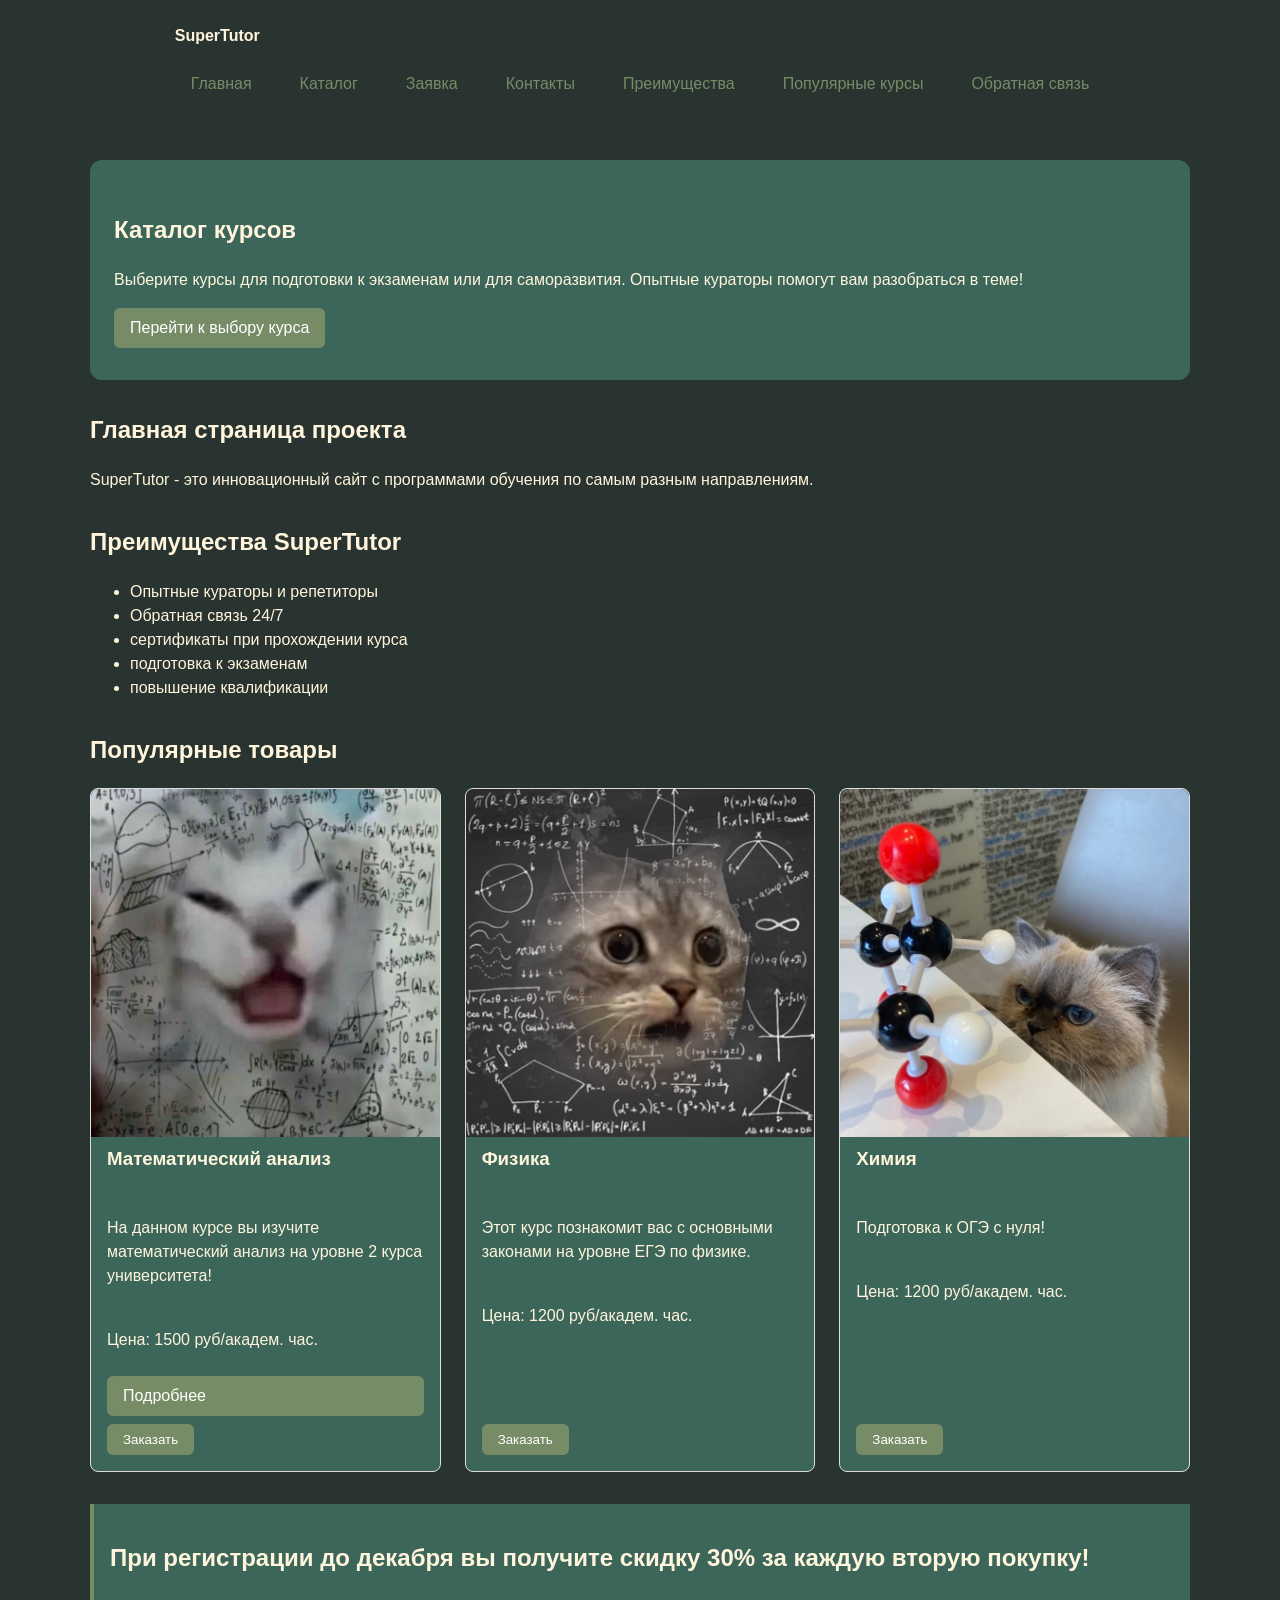
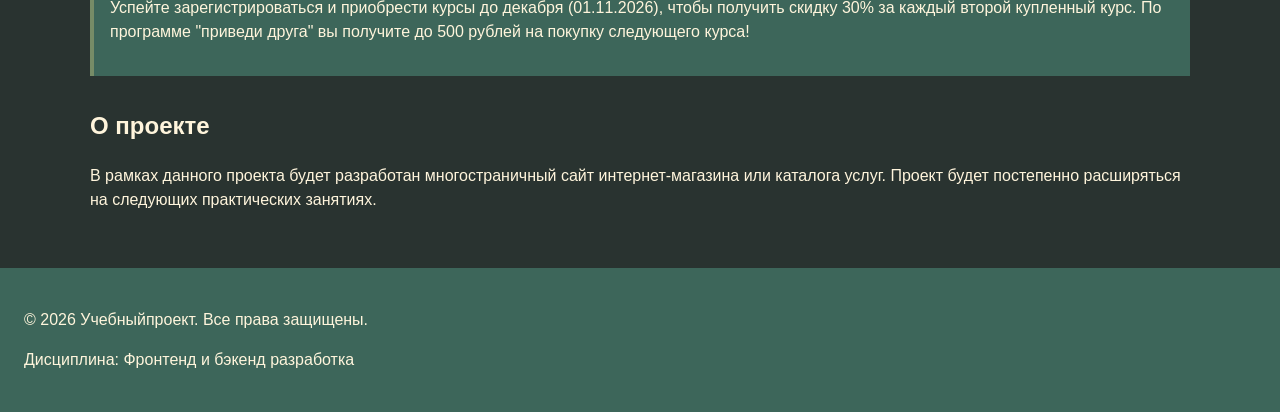
<file: index.html>
<!DOCTYPE html>
<html lang="ru">
<head>
<meta charset="UTF-8">
<meta name="viewport" content="width=device-width, initial-scale=1.0">
<title>Каталог курсов</title>
<link rel="stylesheet" href="css/style.css">
<script src="js/main.js" defer></script>
<meta property="og:type" content="website">
<meta property="og:title" content="Каталог курсов">
<meta property="og:description" content="Каталог услуг - выберите репетитора для подготовки к экзаменам!">
<meta property="og:image" content="https://username.github.io/kr1-html-css-shop/images/preview.jpg">

</head>
<body>

<header class="site-header">
<div class="site-header__inner">
<a class="site-header__logo" href="index.html">SuperTutor</a>

<nav class="site-nav" aria-label="Основнаянавигация">
<ul class="site-nav__list">
<li class="site-nav__item"><a class="site-nav__link site-nav__link--active" href="index.html">Главная</a></li>
<li class="site-nav__item"><a class="site-nav__link" href="catalog.html">Каталог</a></li>
<li class="site-nav__item"><a class="site-nav__link" href="order.html">Заявка</a></li>
<li class="site-nav__item"><a class="site-nav__link" href="contacts.html">Контакты</a></li>
<li class="site-nav__item"><a class="site-nav__link" href="index.html#advantages">Преимущества</a></li>
<li class="site-nav__item"><a class="site-nav__link" href="index.html#popular">Популярные курсы</a></li>
<li class="site-nav__item"><a class="site-nav__link" href="index.html#contacts">Обратная связь</a></li>
</ul>
</nav>

</div>
</header>


<main>
<section class="hero">
<h1>Каталог курсов</h1>
<p>
    Выберите курсы для подготовки к экзаменам или для саморазвития. Опытные кураторы помогут вам разобраться в теме!
</p>
<a class="button" href="#popular">Перейти к выбору курса</a>
</section>

<section class="section">
<h2>Главная страница проекта</h2>
<p>
        SuperTutor - это инновационный сайт с программами обучения по самым разным направлениям.
</p>
</section>
<section class="section" id="advantages">
<h2>Преимущества SuperTutor</h2>

<ul class="advantages__list">
<li>Опытные кураторы и репетиторы</li>
<li>Обратная связь 24/7</li>
<li>сертификаты при прохождении курса</li>
<li>подготовка к экзаменам</li>
<li>повышение квалификации</li>
</ul>
</section>
<section class="section" id="popular">
  <h2>Популярные товары</h2>

  <div class="products-grid">
    <article class="product-card">
      <img class="product-card__image" src="images/math.jpg" alt="Математика">
      <h3 class="product-card__title">Математический анализ</h3>
      <p class="product-card__description">На данном курсе вы изучите математический анализ на уровне 2 курса университета!</p>
      <p class="product-card__price">Цена: 1500 руб/академ. час.</p>
      <a class="button button--secondary" href="product.html">Подробнее</a>
      <button class="button product-card__button" type="button" data-product="Товар 1">
        Заказать
      </button>
    </article>

    <article class="product-card">
      <img class="product-card__image" src="images/phys.jpg" alt="Физика">
      <h3 class="product-card__title">Физика</h3>
      <p class="product-card__description">Этот курс познакомит вас с основными законами на уровне ЕГЭ по физике.</p>
      <p class="product-card__price">Цена: 1200 руб/академ. час.</p>
      <button class="button product-card__button" type="button" data-product="Товар 2">
        Заказать
      </button>
    </article>

    <article class="product-card">
      <img class="product-card__image" src="images/chem.jpg" alt="Химия">
      <h3 class="product-card__title">Химия</h3>
      <p class="product-card__description">Подготовка к ОГЭ с нуля!</p>
      <p class="product-card__price">Цена: 1200 руб/академ. час.</p>
      <button class="button product-card__button" type="button" data-product="Товар 3">
        Заказать
      </button>
    </article>
  </div>
</section>


<aside class="aside-info">
<h2>При регистрации до декабря вы получите скидку 30% за каждую вторую покупку!</h2>
<p>
    Успейте зарегистрироваться и приобрести курсы до декабря (01.11.2026), чтобы получить скидку 30% за каждый второй купленный курс.
    По программе "приведи друга" вы получите до 500 рублей на покупку следующего курса!
</p>
</aside>


<section class="section">
<h2>О проекте</h2>
<p>
    В рамках данного проекта будет разработан многостраничный сайт
    интернет-магазина или каталога услуг. Проект будет постепенно
    расширяться на следующих практических занятиях.
</p>
</section>

</main>

<footer class="site-footer" id="contacts">
<p>&copy; 2026 Учебныйпроект. Все права защищены.</p>
<p>Дисциплина: Фронтенд и бэкенд разработка</p>
</footer>
<dialog class="order-dialog" id="order-dialog" aria-labelledby="order-dialog-title">
<h2 class="order-dialog__title" id="order-dialog-title">Оформлениезаявки</h2>

<form class="order-form" id="order-form" action="#" method="post" novalidate>
<input id="selected-product" name="selected-product" type="hidden">

<div class="order-form__field">
<label class="order-form__label" for="order-name">Имя</label>
<input
        class="order-form__input"
        id="order-name"
        name="name"
        type="text"
        placeholder="Введитевашеимя"
minlength="2"
        autocomplete="given-name"
        required
>
</div>

<div class="order-form__field">
<label class="order-form__label" for="order-email">E-mail</label>
<input
        class="order-form__input"
        id="order-email"
        name="email"
        type="email"
        placeholder="example@mail.ru"
        autocomplete="email"
        required
>
</div>

<div class="order-form__field">
<label class="order-form__label" for="order-phone">Телефон</label>
<input
        class="order-form__input"
        id="order-phone"
        name="phone"
        type="tel"
inputmode="tel"
        placeholder="+7 (900) 000-00-00"
        pattern="^\+7 \(\d{3}\) \d{3}-\d{2}-\d{2}$"
        required
>
<small class="order-form__hint">Формат: +7 (900) 000-00-00</small>
</div>

<div class="order-form__field">
<label class="order-form__label" for="order-date">Датасвязи</label>
<input
        class="order-form__input"
        id="order-date"
        name="date"
        type="date"
>
</div>

<div class="order-form__field">
<label class="order-form__label" for="order-topic">Темазаявки</label>
<select class="order-form__select" id="order-topic" name="topic" required>
<option value="">Выберитетему</option>
<option value="product">Заказтовара</option>
<option value="consultation">Консультация</option>
<option value="delivery">Доставка</option>
</select>
</div>

<div class="order-form__field">
<label class="order-form__label" for="order-comment">Комментарий</label>
<textarea
        class="order-form__textarea"
        id="order-comment"
        name="comment"
rows="4"
placeholder="Укажите дополнительную информацию"
></textarea>
</div>

<div class="order-form__field order-form__field--checkbox">
<label>
<input
          id="order-agreement"
name="agreement"
type="checkbox"
required
>
        Я согласен на обработку данных
</label>
</div>

<div class="order-form__actions">
<button class="button button--secondary" type="button" id="close-order-dialog">Закрыть</button>
<button class="button button--primary" type="submit">Отправитьзаявку</button>
</div>
</form>
</dialog>

<p class="success-message" id="success-message" hidden>
Форма успешно отправлена!
</p>

</body>
</html>
</file>
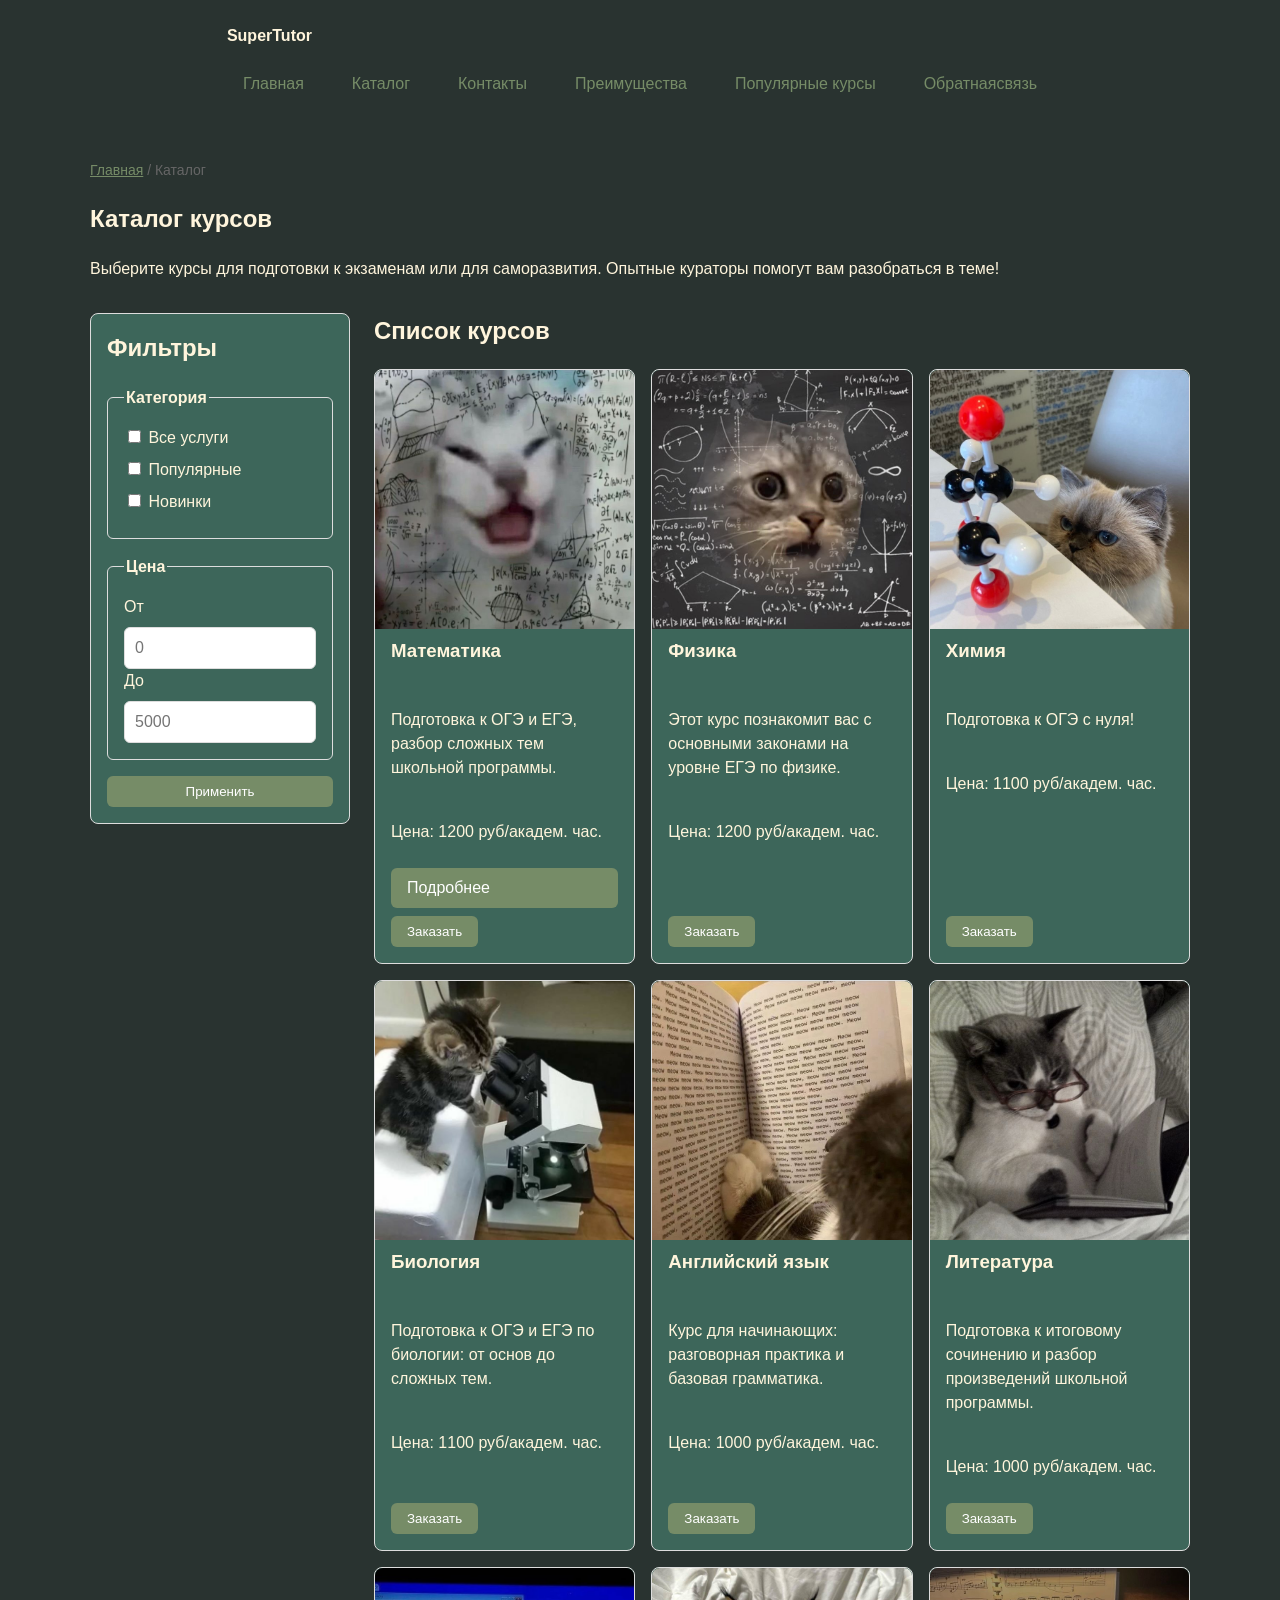
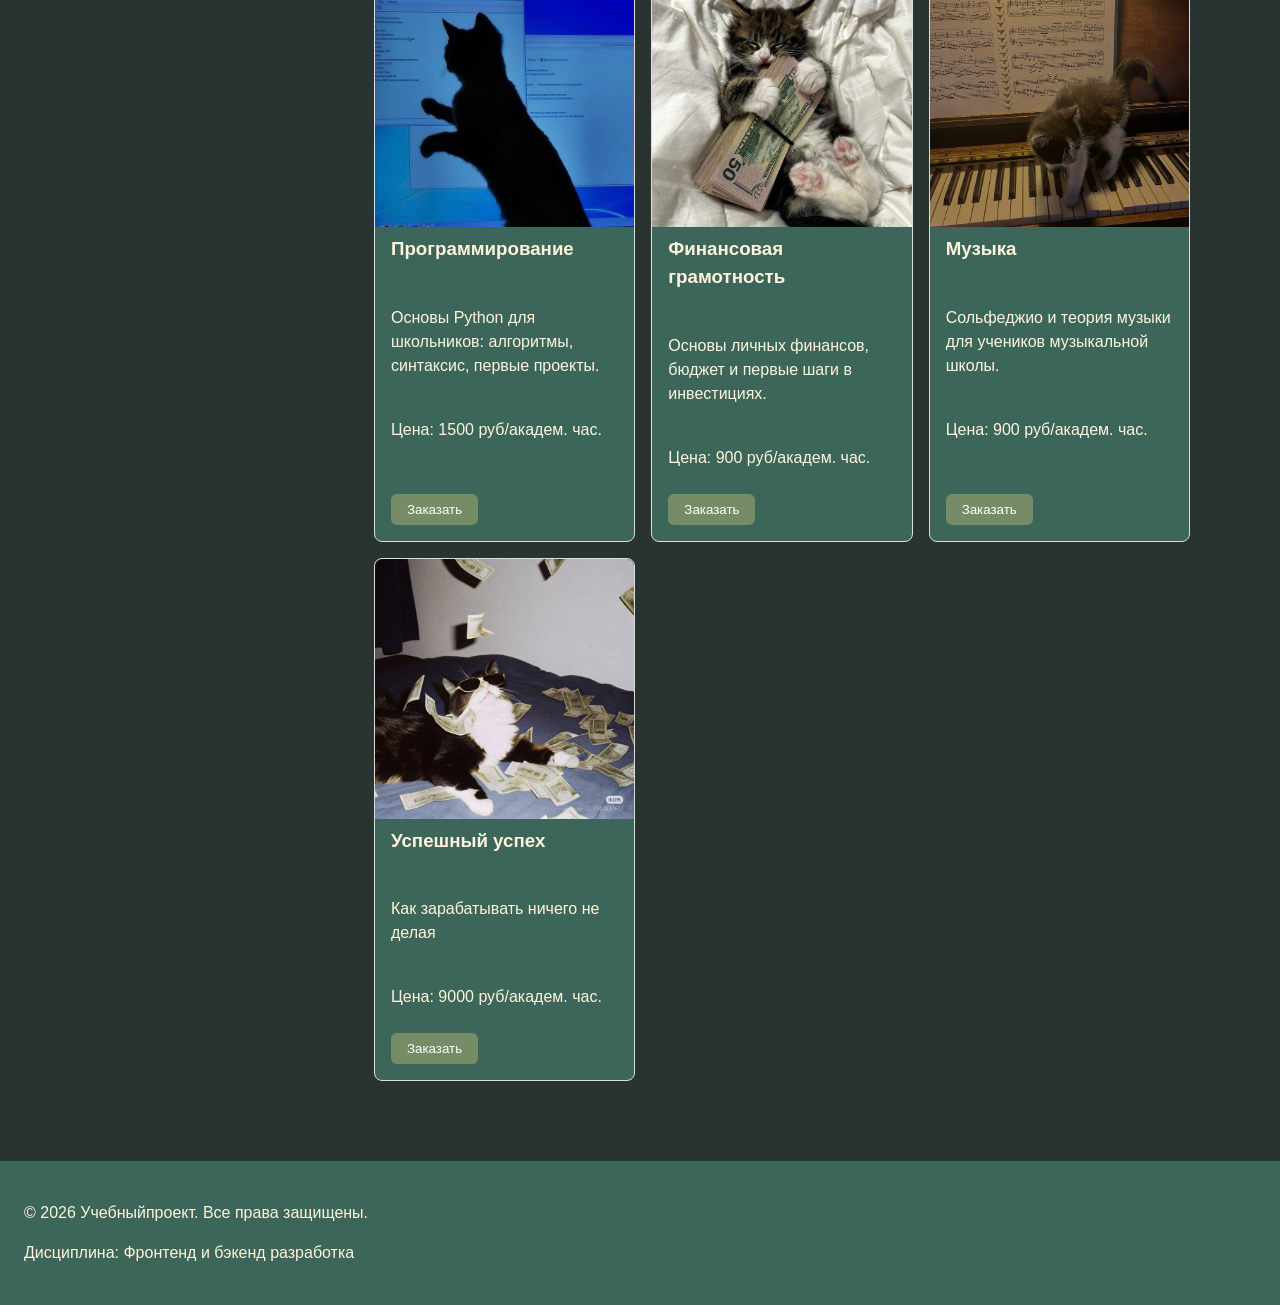
<file: catalog.html>
<!DOCTYPE html>
<html lang="ru">
<head>
<meta charset="UTF-8">
<meta name="viewport" content="width=device-width, initial-scale=1.0">
<meta name="description" content="Каталог товаров учебного интернет-магазина.">
<title>Каталог товаров — Учебный интернет-магазин</title>
<link rel="stylesheet" href="css/style.css">
<script src="js/main.js" defer></script>
<meta property="og:type" content="website">
<meta property="og:title" content="Учебныйинтернет-магазин">
<meta property="og:description" content="Учебный frontend-проектинтернет-магазина.">
<meta property="og:image" content="https://username.github.io/kr1-html-css-shop/images/preview.jpg">

</head>
<body>
<header class="site-header">
<div class="site-header__inner">
<a class="site-header__logo" href="index.html">SuperTutor</a>

<nav class="site-nav" aria-label="Основнаянавигация">
<ul class="site-nav__list">
<li class="site-nav__item"><a class="site-nav__link" href="index.html">Главная</a></li>
<li class="site-nav__item"><a class="site-nav__link site-nav__link--active" href="catalog.html">Каталог</a></li>
<li class="site-nav__item"><a class="site-nav__link" href="contacts.html">Контакты</a></li>
<li class="site-nav__item"><a class="site-nav__link" href="index.html#advantages">Преимущества</a></li>
<li class="site-nav__item"><a class="site-nav__link" href="index.html#popular">Популярные курсы</a></li>
<li class="site-nav__item"><a class="site-nav__link" href="index.html#contacts">Обратнаясвязь</a></li>
</ul>
</nav>
</div>
</header>

<main>
<nav class="breadcrumbs" aria-label="Хлебныекрошки">
<a class="breadcrumbs__link" href="index.html">Главная</a>
<span class="breadcrumbs__current">Каталог</span>
</nav>

<section class="section">
<h1>Каталог курсов</h1>
<p>
    Выберите курсы для подготовки к экзаменам или для саморазвития. Опытные кураторы помогут вам разобраться в теме!
</p>
</section>

<section class="catalog-layout">
<aside class="catalog-filters">
<h2>Фильтры</h2>

<form class="catalog-filters__form" action="#" method="get">
<fieldset class="catalog-filters__group">
<legend>Категория</legend>

<label class="catalog-filters__option">
<input type="checkbox" name="category" value="all">
Все услуги
</label>

<label class="catalog-filters__option">
<input type="checkbox" name="category" value="popular">
Популярные
</label>

<label class="catalog-filters__option">
<input type="checkbox" name="category" value="new">
Новинки
</label>
</fieldset>

<fieldset class="catalog-filters__group">
<legend>Цена</legend>

<label class="catalog-filters__label" for="price-from">От</label>
<input class="catalog-filters__input" id="price-from" name="price-from" type="number" min="0" placeholder="0">

<label class="catalog-filters__label" for="price-to">До</label>
<input class="catalog-filters__input" id="price-to" name="price-to" type="number" min="0" placeholder="5000">
</fieldset>

<button class="button" type="submit">Применить</button>
</form>
</aside>

<section class="catalog-layout__products">
<h2>Список курсов</h2>

<div class="products-grid">
<article class="product-card">
<img class="product-card__image" src="images/math.jpg" alt="Математика">
<h3 class="product-card__title">Математика</h3>
<p class="product-card__description">Подготовка к ОГЭ и ЕГЭ, разбор сложных тем школьной программы.</p>
<p class="product-card__price">Цена: 1200 руб/академ. час.</p>
<a class="button button--secondary" href="product.html">Подробнее</a>
<button class="button product-card__button" type="button" data-product="Математика">
Заказать
</button>
</article>

<article class="product-card">
<img class="product-card__image" src="images/phys.jpg" alt="Физика">
<h3 class="product-card__title">Физика</h3>
<p class="product-card__description">Этот курс познакомит вас с основными законами на уровне ЕГЭ по физике.</p>
<p class="product-card__price">Цена: 1200 руб/академ. час.</p>
<button class="button product-card__button" type="button" data-product="Физика">
Заказать
</button>
</article>

<article class="product-card">
<img class="product-card__image" src="images/chem.jpg" alt="Химия">
<h3 class="product-card__title">Химия</h3>
<p class="product-card__description">Подготовка к ОГЭ с нуля!</p>
<p class="product-card__price">Цена: 1100 руб/академ. час.</p>
<button class="button product-card__button" type="button" data-product="Химия">
Заказать
</button>
</article>

<article class="product-card">
<img class="product-card__image" src="images/bio.jpg" alt="Биология">
<h3 class="product-card__title">Биология</h3>
<p class="product-card__description">Подготовка к ОГЭ и ЕГЭ по биологии: от основ до сложных тем.</p>
<p class="product-card__price">Цена: 1100 руб/академ. час.</p>
<button class="button product-card__button" type="button" data-product="Биология">
Заказать
</button>
</article>

<article class="product-card">
<img class="product-card__image" src="images/eng.jpg" alt="Английский язык">
<h3 class="product-card__title">Английский язык</h3>
<p class="product-card__description">Курс для начинающих: разговорная практика и базовая грамматика.</p>
<p class="product-card__price">Цена: 1000 руб/академ. час.</p>
<button class="button product-card__button" type="button" data-product="Английский язык">
Заказать
</button>
</article>

<article class="product-card">
<img class="product-card__image" src="images/lit.jpg" alt="Литература">
<h3 class="product-card__title">Литература</h3>
<p class="product-card__description">Подготовка к итоговому сочинению и разбор произведений школьной программы.</p>
<p class="product-card__price">Цена: 1000 руб/академ. час.</p>
<button class="button product-card__button" type="button" data-product="Литература">
Заказать
</button>
</article>

<article class="product-card">
<img class="product-card__image" src="images/prog.jpg" alt="Программирование">
<h3 class="product-card__title">Программирование</h3>
<p class="product-card__description">Основы Python для школьников: алгоритмы, синтаксис, первые проекты.</p>
<p class="product-card__price">Цена: 1500 руб/академ. час.</p>
<button class="button product-card__button" type="button" data-product="Программирование">
Заказать
</button>
</article>

<article class="product-card">
<img class="product-card__image" src="images/fin.jpg" alt="Финансовая грамотность">
<h3 class="product-card__title">Финансовая грамотность</h3>
<p class="product-card__description">Основы личных финансов, бюджет и первые шаги в инвестициях.</p>
<p class="product-card__price">Цена: 900 руб/академ. час.</p>
<button class="button product-card__button" type="button" data-product="Финансовая грамотность">
Заказать
</button>
</article>

<article class="product-card">
<img class="product-card__image" src="images/mus.jpg" alt="Музыка">
<h3 class="product-card__title">Музыка</h3>
<p class="product-card__description">Сольфеджио и теория музыки для учеников музыкальной школы.</p>
<p class="product-card__price">Цена: 900 руб/академ. час.</p>
<button class="button product-card__button" type="button" data-product="Музыка">
Заказать
</button>
</article>

<article class="product-card">
<img class="product-card__image" src="images/suc.jpg" alt="Успешный успех">
<h3 class="product-card__title">Успешный успех</h3>
<p class="product-card__description">Как зарабатывать ничего не делая</p>
<p class="product-card__price">Цена: 9000 руб/академ. час.</p>
<button class="button product-card__button" type="button" data-product="Успешная сдача экзаменов">
Заказать
</button>
</article>
</div>
</section>
</section>
</main>

<footer class="site-footer">
<p>&copy; 2026 Учебныйпроект. Все права защищены.</p>
<p>Дисциплина: Фронтенд и бэкенд разработка</p>
</footer>
<dialog class="order-dialog" id="order-dialog" aria-labelledby="order-dialog-title">
<h2 class="order-dialog__title" id="order-dialog-title">Оформлениезаявки</h2>

<form class="order-form" id="order-form" action="#" method="post" novalidate>
<input id="selected-product" name="selected-product" type="hidden">

<div class="order-form__field">
<label class="order-form__label" for="order-name">Имя</label>
<input
        class="order-form__input"
        id="order-name"
        name="name"
        type="text"
        placeholder="Введитевашеимя"
minlength="2"
        autocomplete="given-name"
        required
>
</div>

<div class="order-form__field">
<label class="order-form__label" for="order-email">E-mail</label>
<input
        class="order-form__input"
        id="order-email"
        name="email"
        type="email"
        placeholder="example@mail.ru"
        autocomplete="email"
        required
>
</div>

<div class="order-form__field">
<label class="order-form__label" for="order-phone">Телефон</label>
<input
        class="order-form__input"
        id="order-phone"
        name="phone"
        type="tel"
inputmode="tel"
        placeholder="+7 (900) 000-00-00"
        pattern="^\+7 \(\d{3}\) \d{3}-\d{2}-\d{2}$"
        required
>
<small class="order-form__hint">Формат: +7 (900) 000-00-00</small>
</div>

<div class="order-form__field">
<label class="order-form__label" for="order-date">Датасвязи</label>
<input
        class="order-form__input"
        id="order-date"
        name="date"
        type="date"
>
</div>

<div class="order-form__field">
<label class="order-form__label" for="order-topic">Темазаявки</label>
<select class="order-form__select" id="order-topic" name="topic" required>
<option value="">Выберитетему</option>
<option value="product">Заказтовара</option>
<option value="consultation">Консультация</option>
<option value="delivery">Доставка</option>
</select>
</div>

<div class="order-form__field">
<label class="order-form__label" for="order-comment">Комментарий</label>
<textarea
        class="order-form__textarea"
        id="order-comment"
        name="comment"
rows="4"
placeholder="Укажите дополнительную информацию"
></textarea>
</div>

<div class="order-form__field order-form__field--checkbox">
<label>
<input
          id="order-agreement"
name="agreement"
type="checkbox"
required
>
        Я согласен на обработку данных
</label>
</div>

<div class="order-form__actions">
<button class="button button--secondary" type="button" id="close-order-dialog">Закрыть</button>
<button class="button button--primary" type="submit">Отправитьзаявку</button>
</div>
</form>
</dialog>

<p class="success-message" id="success-message" hidden>
Форма успешно отправлена!
</p>

</body>
</html>
</file>
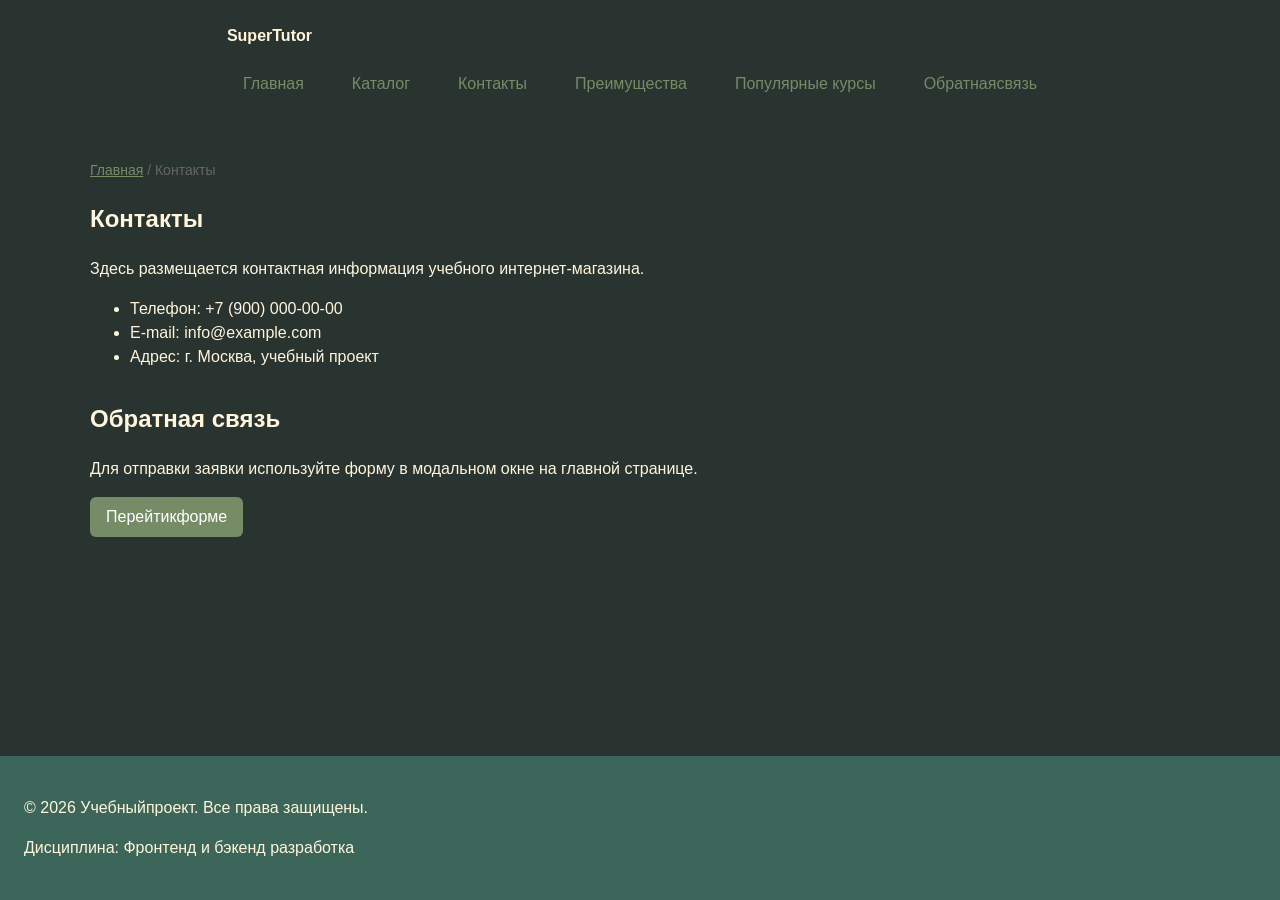
<file: contacts.html>
<!DOCTYPE html>
<html lang="ru">
<head>
<meta charset="UTF-8">
<meta name="viewport" content="width=device-width, initial-scale=1.0">
<meta name="description" content="Контактная информация учебного интернет-магазина.">
<title>Контакты — Учебный интернет-магазин</title>
<link rel="stylesheet" href="css/style.css">
<meta property="og:type" content="website">
<meta property="og:title" content="Учебныйинтернет-магазин">
<meta property="og:description" content="Учебный frontend-проектинтернет-магазина.">
<meta property="og:image" content="https://username.github.io/kr1-html-css-shop/images/preview.jpg">

</head>
<body>
<header class="site-header">
<div class="site-header__inner">
<a class="site-header__logo" href="index.html">SuperTutor</a>

<nav class="site-nav" aria-label="Основнаянавигация">
<ul class="site-nav__list">
<li class="site-nav__item"><a class="site-nav__link" href="index.html">Главная</a></li>
<li class="site-nav__item"><a class="site-nav__link" href="catalog.html">Каталог</a></li>
<li class="site-nav__item"><a class="site-nav__link site-nav__link--active" href="contacts.html">Контакты</a></li>
<li class="site-nav__item"><a class="site-nav__link" href="index.html#advantages">Преимущества</a></li>
<li class="site-nav__item"><a class="site-nav__link" href="index.html#popular">Популярные курсы</a></li>
<li class="site-nav__item"><a class="site-nav__link" href="index.html#contacts">Обратнаясвязь</a></li>
</ul>
</nav>
</div>
</header>

<main>
<nav class="breadcrumbs" aria-label="Хлебныекрошки">
<a class="breadcrumbs__link" href="index.html">Главная</a>
<span class="breadcrumbs__current">Контакты</span>
</nav>

<section class="section">
<h1>Контакты</h1>
<p>
        Здесь размещается контактная информация учебного интернет-магазина.
</p>

<ul>
<li>Телефон: +7 (900) 000-00-00</li>
<li>E-mail: info@example.com</li>
<li>Адрес: г. Москва, учебный проект</li>
</ul>
</section>

<section class="section" id="feedback">
<h2>Обратная связь</h2>
<p>
        Для отправки заявки используйте форму в модальном окне на главной странице.
</p>
<a class="button" href="index.html#contacts">Перейтикформе</a>
</section>
</main>

<footer class="site-footer">
<p>&copy; 2026 Учебныйпроект. Все права защищены.</p>
<p>Дисциплина: Фронтенд и бэкенд разработка</p>
</footer>
</body>
</html>
</file>
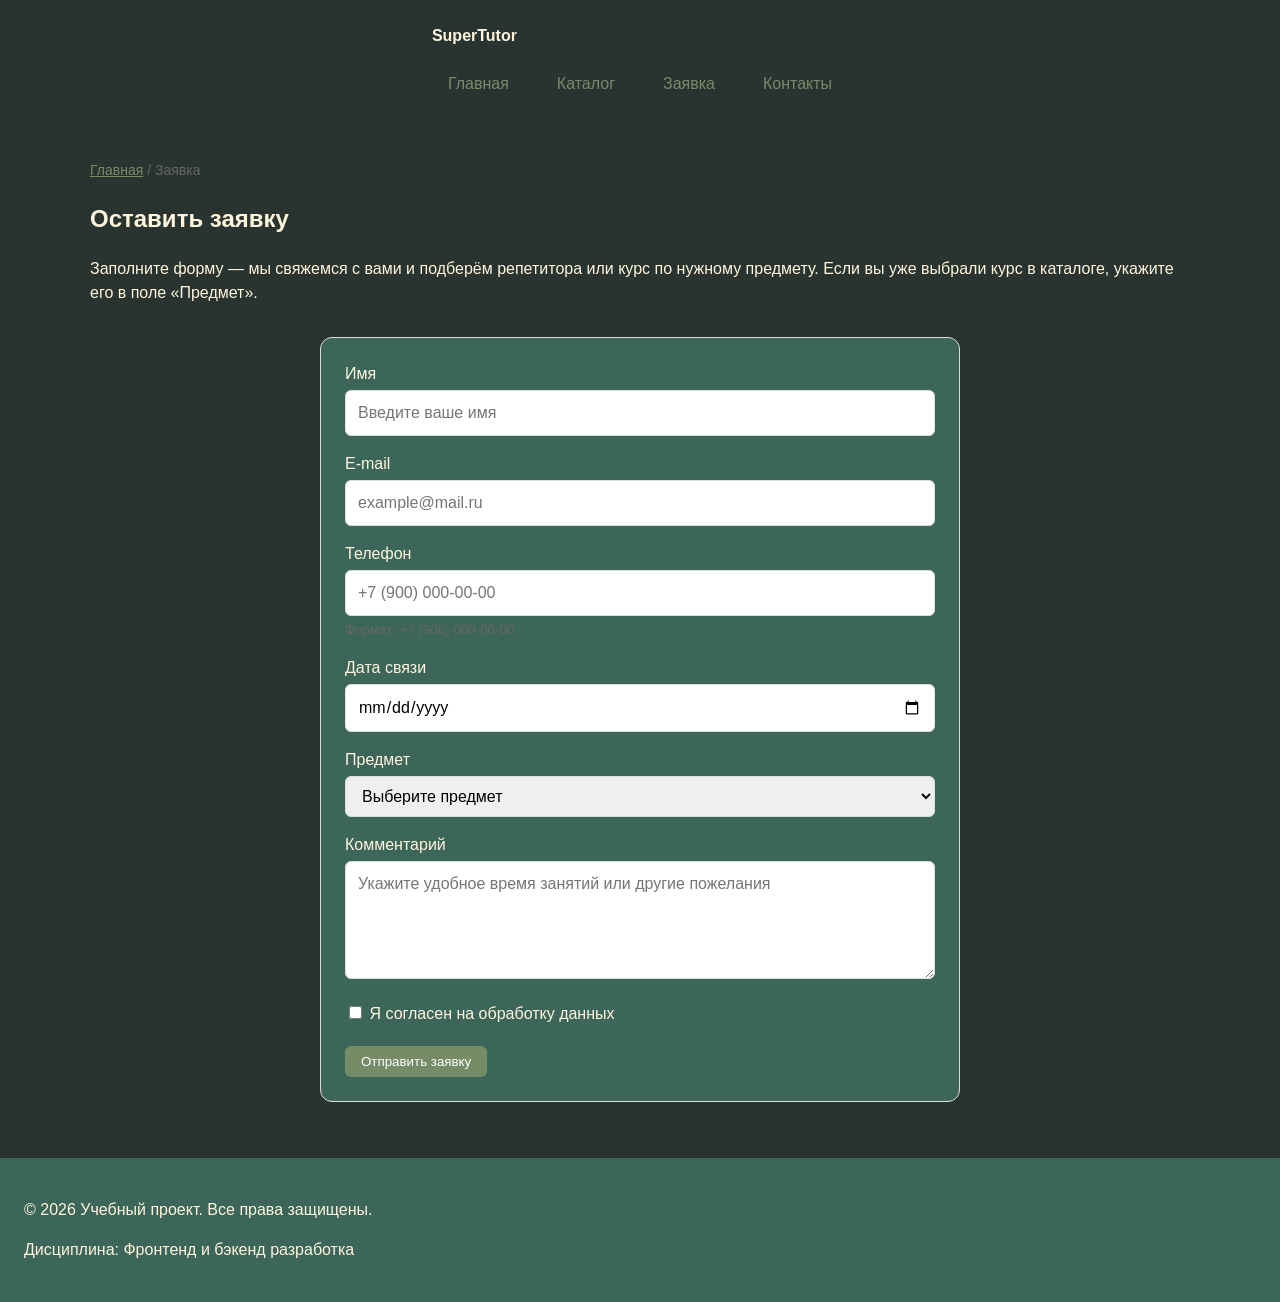
<file: order.html>
<!DOCTYPE html>
<html lang="ru">
<head>
<meta charset="UTF-8">
<meta name="viewport" content="width=device-width, initial-scale=1.0">
<meta name="description" content="Оформление заявки на курс в SuperTutor.">
<title>Заявка на курс — SuperTutor</title>
<link rel="stylesheet" href="css/style.css">
<script src="js/main.js" defer></script>
<meta property="og:type" content="website">
<meta property="og:title" content="Заявка на курс — SuperTutor">
<meta property="og:description" content="Оставьте заявку — подберём репетитора или курс под ваш предмет.">
<meta property="og:image" content="https://username.github.io/kr1-html-css-shop/images/preview.jpg">

</head>
<body>

<header class="site-header">
<div class="site-header__inner">
<a class="site-header__logo" href="index.html">SuperTutor</a>

<nav class="site-nav" aria-label="Основная навигация">
<ul class="site-nav__list">
<li class="site-nav__item"><a class="site-nav__link" href="index.html">Главная</a></li>
<li class="site-nav__item"><a class="site-nav__link" href="catalog.html">Каталог</a></li>
<li class="site-nav__item"><a class="site-nav__link site-nav__link--active" href="order.html">Заявка</a></li>
<li class="site-nav__item"><a class="site-nav__link" href="contacts.html">Контакты</a></li>
</ul>
</nav>

</div>
</header>

<main>
<nav class="breadcrumbs" aria-label="Хлебные крошки">
<a class="breadcrumbs__link" href="index.html">Главная</a>
<span class="breadcrumbs__current">Заявка</span>
</nav>

<section class="section">
<h1>Оставить заявку</h1>
<p>
    Заполните форму — мы свяжемся с вами и подберём репетитора или курс
    по нужному предмету. Если вы уже выбрали курс в каталоге, укажите его
    в поле «Предмет».
</p>
</section>

<section class="order-page">
<form class="order-form" id="order-form" action="#" method="post" novalidate>
<input id="selected-product" name="selected-product" type="hidden">

<div class="order-form__field">
<label class="order-form__label" for="order-name">Имя</label>
<input
        class="order-form__input"
        id="order-name"
        name="name"
        type="text"
        placeholder="Введите ваше имя"
        minlength="2"
        autocomplete="given-name"
        required
>
</div>

<div class="order-form__field">
<label class="order-form__label" for="order-email">E-mail</label>
<input
        class="order-form__input"
        id="order-email"
        name="email"
        type="email"
        placeholder="example@mail.ru"
        autocomplete="email"
        required
>
</div>

<div class="order-form__field">
<label class="order-form__label" for="order-phone">Телефон</label>
<input
        class="order-form__input"
        id="order-phone"
        name="phone"
        type="tel"
        inputmode="tel"
        placeholder="+7 (900) 000-00-00"
        pattern="^\+7 \(\d{3}\) \d{3}-\d{2}-\d{2}$"
        required
>
<small class="order-form__hint">Формат: +7 (900) 000-00-00</small>
</div>

<div class="order-form__field">
<label class="order-form__label" for="order-date">Дата связи</label>
<input
        class="order-form__input"
        id="order-date"
        name="date"
        type="date"
>
</div>

<div class="order-form__field">
<label class="order-form__label" for="order-topic">Предмет</label>
<select class="order-form__select" id="order-topic" name="topic" required>
<option value="">Выберите предмет</option>
<option value="math">Математика</option>
<option value="phys">Физика</option>
<option value="chem">Химия</option>
<option value="bio">Биология</option>
<option value="eng">Английский язык</option>
<option value="lit">Литература</option>
<option value="prog">Программирование</option>
<option value="fin">Финансовая грамотность</option>
<option value="mus">Музыка</option>
<option value="consultation">Консультация по выбору курса</option>
</select>
</div>

<div class="order-form__field">
<label class="order-form__label" for="order-comment">Комментарий</label>
<textarea
        class="order-form__textarea"
        id="order-comment"
        name="comment"
        rows="4"
        placeholder="Укажите удобное время занятий или другие пожелания"
></textarea>
</div>

<div class="order-form__field order-form__field--checkbox">
<label>
<input
          id="order-agreement"
          name="agreement"
          type="checkbox"
          required
>
        Я согласен на обработку данных
</label>
</div>

<div class="order-form__actions">
<button class="button button--primary" type="submit">Отправить заявку</button>
</div>
</form>
</section>

<p class="success-message" id="success-message" hidden>
Форма успешно отправлена!
</p>

</main>

<footer class="site-footer">
<p>&copy; 2026 Учебный проект. Все права защищены.</p>
<p>Дисциплина: Фронтенд и бэкенд разработка</p>
</footer>
</body>
</html>
</file>
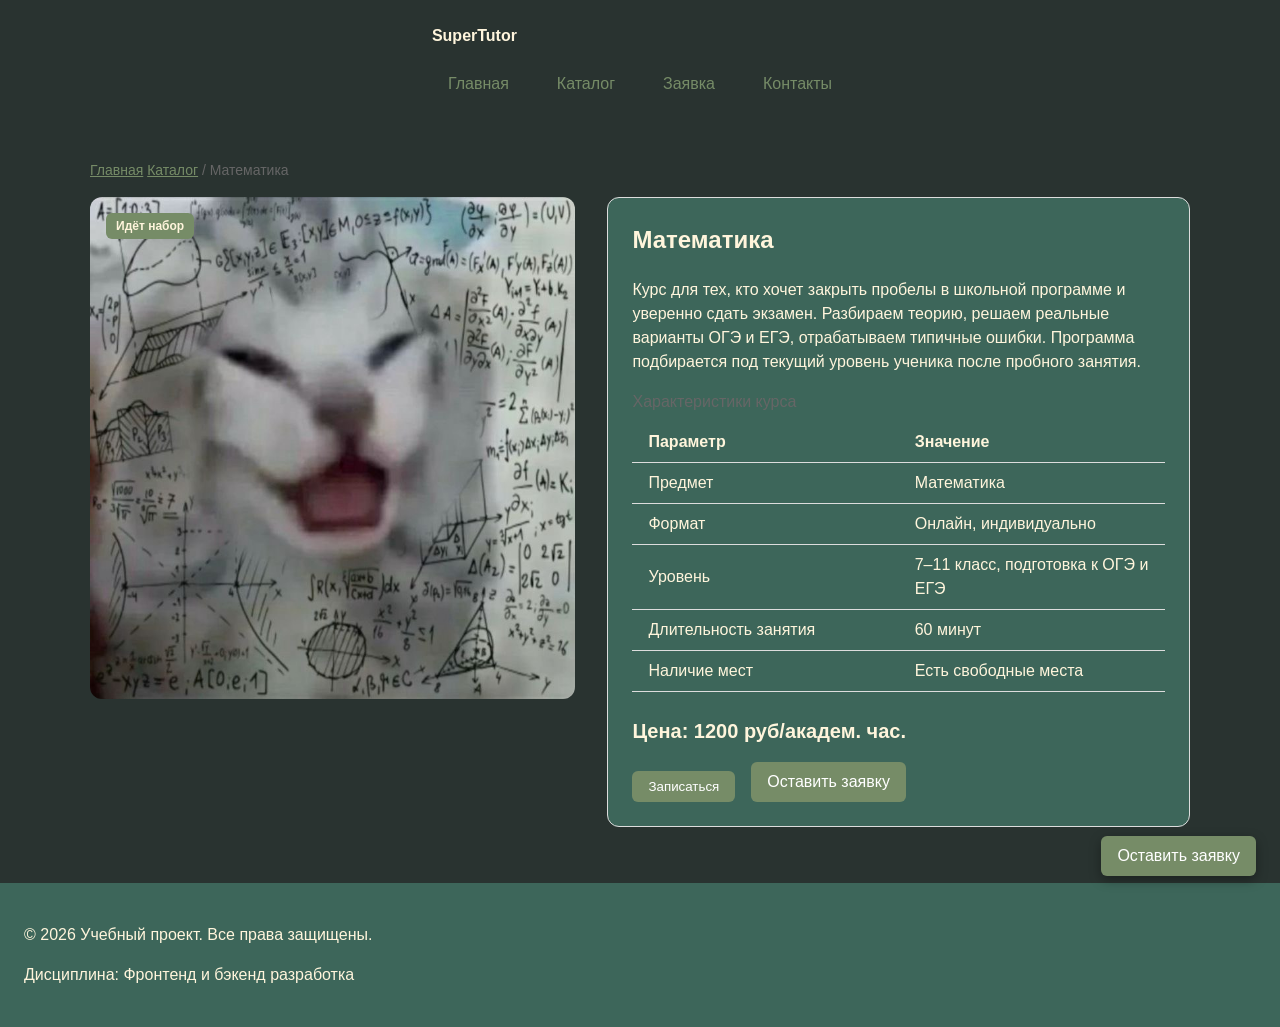
<file: product.html>
<!DOCTYPE html>
<html lang="ru">
<head>
<meta charset="UTF-8">
<meta name="viewport" content="width=device-width, initial-scale=1.0">
<meta name="description" content="Курс «Математика» — подготовка к ОГЭ и ЕГЭ в SuperTutor.">
<title>Математика — курс в SuperTutor</title>
<link rel="stylesheet" href="css/style.css">
<script src="js/main.js" defer></script>
<meta property="og:type" content="website">
<meta property="og:title" content="Математика — курс в SuperTutor">
<meta property="og:description" content="Подготовка к ОГЭ и ЕГЭ по математике с опытным репетитором.">
<meta property="og:image" content="https://username.github.io/kr1-html-css-shop/images/preview.jpg">

</head>
<body>

<header class="site-header">
<div class="site-header__inner">
<a class="site-header__logo" href="index.html">SuperTutor</a>

<nav class="site-nav" aria-label="Основная навигация">
<ul class="site-nav__list">
<li class="site-nav__item"><a class="site-nav__link" href="index.html">Главная</a></li>
<li class="site-nav__item"><a class="site-nav__link site-nav__link--active" href="catalog.html">Каталог</a></li>
<li class="site-nav__item"><a class="site-nav__link" href="order.html">Заявка</a></li>
<li class="site-nav__item"><a class="site-nav__link" href="contacts.html">Контакты</a></li>
</ul>
</nav>

</div>
</header>

<main>
<nav class="breadcrumbs" aria-label="Хлебные крошки">
<a class="breadcrumbs__link" href="index.html">Главная</a>
<a class="breadcrumbs__link" href="catalog.html">Каталог</a>
<span class="breadcrumbs__current">Математика</span>
</nav>

<section class="course">
<div class="course__media">
<img class="course__image" src="images/math.jpg" alt="Математика">
<span class="course__badge">Идёт набор</span>
</div>

<div class="course__body">
<h1 class="course__title">Математика</h1>


<p class="course__description">
Курс для тех, кто хочет закрыть пробелы в школьной программе и уверенно
сдать экзамен. Разбираем теорию, решаем реальные варианты ОГЭ и ЕГЭ,
отрабатываем типичные ошибки. Программа подбирается под текущий уровень
ученика после пробного занятия.
</p>

<table class="product-table">
<caption>Характеристики курса</caption>
<thead>
<tr>
<th>Параметр</th>
<th>Значение</th>
</tr>
</thead>
<tbody>
<tr>
<td>Предмет</td>
<td>Математика</td>
</tr>
<tr>
<td>Формат</td>
<td>Онлайн, индивидуально</td>
</tr>
<tr>
<td>Уровень</td>
<td>7–11 класс, подготовка к ОГЭ и ЕГЭ</td>
</tr>
<tr>
<td>Длительность занятия</td>
<td>60 минут</td>
</tr>
<tr>
<td>Наличие мест</td>
<td>Есть свободные места</td>
</tr>
</tbody>
</table>

<p class="course__price">Цена: 1200 руб/академ. час.</p>

<div class="course__actions">
<button class="button button--primary product-card__button" type="button" data-product="Математика">
Записаться
</button>
<a class="button button--secondary" href="order.html">Оставить заявку</a>
</div>
</div>
</section>

</main>

<a class="button cta-float" href="order.html">Оставить заявку</a>

<footer class="site-footer">
<p>&copy; 2026 Учебный проект. Все права защищены.</p>
<p>Дисциплина: Фронтенд и бэкенд разработка</p>
</footer>

<dialog class="order-dialog" id="order-dialog" aria-labelledby="order-dialog-title">
<h2 class="order-dialog__title" id="order-dialog-title">Оформление заявки</h2>

<form class="order-form" id="order-form" action="#" method="post" novalidate>
<input id="selected-product" name="selected-product" type="hidden">

<div class="order-form__field">
<label class="order-form__label" for="order-name">Имя</label>
<input
        class="order-form__input"
        id="order-name"
        name="name"
        type="text"
        placeholder="Введите ваше имя"
        minlength="2"
        autocomplete="given-name"
        required
>
</div>

<div class="order-form__field">
<label class="order-form__label" for="order-email">E-mail</label>
<input
        class="order-form__input"
        id="order-email"
        name="email"
        type="email"
        placeholder="example@mail.ru"
        autocomplete="email"
        required
>
</div>

<div class="order-form__field">
<label class="order-form__label" for="order-phone">Телефон</label>
<input
        class="order-form__input"
        id="order-phone"
        name="phone"
        type="tel"
        inputmode="tel"
        placeholder="+7 (900) 000-00-00"
        pattern="^\+7 \(\d{3}\) \d{3}-\d{2}-\d{2}$"
        required
>
<small class="order-form__hint">Формат: +7 (900) 000-00-00</small>
</div>

<div class="order-form__field">
<label class="order-form__label" for="order-date">Дата связи</label>
<input
        class="order-form__input"
        id="order-date"
        name="date"
        type="date"
>
</div>

<div class="order-form__field">
<label class="order-form__label" for="order-topic">Предмет</label>
<select class="order-form__select" id="order-topic" name="topic" required>
<option value="">Выберите предмет</option>
<option value="math">Математика</option>
<option value="phys">Физика</option>
<option value="chem">Химия</option>
<option value="consultation">Консультация по выбору курса</option>
</select>
</div>

<div class="order-form__field">
<label class="order-form__label" for="order-comment">Комментарий</label>
<textarea
        class="order-form__textarea"
        id="order-comment"
        name="comment"
        rows="4"
        placeholder="Укажите удобное время занятий или другие пожелания"
></textarea>
</div>

<div class="order-form__field order-form__field--checkbox">
<label>
<input
          id="order-agreement"
          name="agreement"
          type="checkbox"
          required
>
        Я согласен на обработку данных
</label>
</div>

<div class="order-form__actions">
<button class="button button--secondary" type="button" id="close-order-dialog">Закрыть</button>
<button class="button button--primary" type="submit">Отправить заявку</button>
</div>
</form>
</dialog>

<p class="success-message" id="success-message" hidden>
Форма успешно отправлена!
</p>

</body>
</html>
</file>
<file: css/style.css>
/* ===============================
   1. Переменные проекта
   =============================== */
:root {
  /* Основные цвета проекта */
--color-bg: #3D665A;
  --color-text: #FFF5DC;
  --color-muted: #666666;
  --color-primary: #768C67;
  --color-primary-dark: #4a5741;
  --color-border: #dddddd;
  --color-surface: #f7f7f7;
  --color-surface-accent: #eef5ff;
  --color-danger: #b00020;
  --color-success: #168a2f;
  --color-success-bg: #666666;
  --color-white: #ffffff;

  /* Отступы */
  --space-xs: 4px;
  --space-sm: 8px;
  --space-md: 16px;
  --space-lg: 24px;
  --space-xl: 32px;

  /* Скругления */
  --radius-sm: 6px;
  --radius-md: 8px;
  --radius-lg: 12px;

/* Размеры */
  --container-width: 1100px;
}

/* ===============================
   2. Базовые стили
   =============================== */
/*
  Универсальное правило для всех элементов.
  border-box делает расчёт размеров более понятным:
  width включает content, padding и border.
*/
* {
  box-sizing: border-box;
}

/*
  Убираем стандартный внешний отступ браузера у body.
  Цвет текста берём из переменной --color-text (светлый),
  а не задаём напрямую — иначе он не будет виден на тёмном фоне.
*/
body {
  margin: 0;
  font-family: Arial, sans-serif;
  line-height: 1.5;
  color: var(--color-text);
  background-color: #293330;
  min-height: 100vh;     
  display: flex;          
  flex-direction: column;
}

main {
  flex: 1; 
}

/*
  Задаём внутренние отступы для основных областей страницы.
  Это делает содержимое визуально отделённым от краёв окна браузера.
*/
.site-header,
main,
.site-footer {
  padding: var(--space-lg);
}


/*
  Оформляем подвал страницы тем же тёмным цветом, что и карточки,
  hero-блок и aside — чтобы все «панели» на странице были одного тона.
*/
.site-footer {
  background-color: var(--color-bg);
}

section {
  margin-bottom: 24px;
}

section h2 {
  margin-top: 0;
}

/* ===============================
   3. Общие элементы интерфейса
   =============================== */
/*
  Ограничиваем ширину содержимого шапки,
  чтобы оно не растягивалось слишком сильно на широких экранах.
*/
.site-header {
  max-width: 1100px;
  margin: 0 auto;
}

/*
  Оформляем текстовый логотип.
  Цвет — светлый, из переменной --color-text, чтобы логотип было видно
  на тёмном фоне шапки (жёстко заданный тёмный цвет делал его невидимым).
*/
.site-header__logo {
  font-weight: bold;
  text-decoration: none;
  color: var(--color-text);
}

/*
  Убираем стандартные отступы и маркеры списка навигации.
*/
.site-nav__list {
  display: flex;
  flex-wrap: wrap;
  justify-content: center;
  align-items: center;
  gap: var(--space-md);
  padding: 0;
  margin: var(--space-md) 0 0;
list-style: none;
}


/*
  Добавляем расстояние между пунктами меню.
*/
.site-nav__item {
  margin-bottom: 8px;
}

/*
  Оформляем ссылки меню.
*/
.site-nav__link {
display: inline-block;
  padding: var(--space-sm) var(--space-md);
  color: var(--color-primary);
  text-decoration: none;
  border-radius: var(--radius-sm);
}

.site-nav__link:hover {
  color: var(--color-white);
  background-color: var(--color-primary);
}


a {
  color: var(--color-primary);
}

a:hover {
  color: var(--color-primary-dark);
}

a:focus-visible {
  outline: 2px solid var(--color-primary);
outline-offset: 3px;
}

/*
  Пока это обычная ссылка, но визуально она оформляется как кнопка.
*/
.button {
  display: inline-block;
  padding: var(--space-sm) var(--space-md);
  color: var(--color-white);
  background-color: var(--color-primary);
  text-decoration: none;
  border: none;
  border-radius: var(--radius-sm);
  cursor: pointer;
}

.button:hover {
  background-color: var(--color-primary-dark);
}

.button:focus-visible {
  outline: 2px solid var(--color-primary);
  outline-offset: 3px;
}

.button:disabled {
  opacity: 0.6;
  cursor: not-allowed;
}


/* ===============================
   4. Компоненты страницы
=============================== */

/*
  Hero-блок красится в тот же цвет, что и aside-info ниже (var(--color-bg)),
  чтобы обе секции выглядели как единый тёмный «слой» интерфейса,
  а не как два случайных, разных по цвету блока.
*/
.hero {
  max-width: var(--container-width);
  margin: 0 auto var(--space-xl);
  padding: var(--space-xl) var(--space-lg);
  background-color: var(--color-bg);
  border-radius: var(--radius-lg);
}

.section {
  max-width: var(--container-width);
  margin: 0 auto var(--space-xl);
}

.section h2 {
  margin-top: 0;
}

/*
  Карточка товара — самостоятельный блок.
  На следующих занятиях карточки будут доработаны и выстроены в сетку.
*/
/*
  position: relative нужен, чтобы бейдж («Идёт набор», «Новинка»)
  позиционировался абсолютно относительно самой карточки,
  а не относительно всей страницы.
*/
.product-card {
  position: relative;
  display: flex;
  flex-direction: column;
  gap: var(--space-sm);
  margin-bottom: 0;
  padding: var(--space-md);
  border: 1px solid var(--color-border);
  border-radius: var(--radius-md);
  background-color: var(--color-bg);
}

/*
  Бейдж курса — «Идёт набор», «Новинка» и т. п.
  position: absolute вынимает бейдж из потока и кладёт его
  в угол карточки (родитель — .product-card с position: relative).
*/
.product-card__badge {
  position: absolute;
  top: var(--space-sm);
  right: var(--space-sm);
  padding: 4px 8px;
  font-size: 12px;
  font-weight: 700;
  color: var(--color-text);
  background-color: var(--color-primary);
  border-radius: var(--radius-sm);
}

.product-card__button {
  margin-top: auto;
align-self: flex-start;
}

/*
  Изображение курса. У карточки есть padding со всех сторон,
  поэтому картинку "вытягиваем" отрицательными полями, чтобы она
  доходила до самых краёв карточки, а не была с отступом как текст.
*/
.product-card__image {
  width: calc(100% + var(--space-md) * 2);
  aspect-ratio: 1 / 1;
  margin: calc(-1 * var(--space-md)) calc(-1 * var(--space-md)) 0;
  object-fit: cover;
  border-radius: var(--radius-md) var(--radius-md) 0 0;
  display: block;
}


.product-card:hover {
  border-color: var(--color-primary);
}

.product-card__title {
  margin-top: 0;
}


/*
  Дополнительный информационный блок.
  Тот же цвет, что и у hero-блока (var(--color-bg)) — раньше здесь был
  другой, отдельный светлый оттенок (var(--color-surface)), из-за чего
  hero и aside визуально не совпадали.
*/
.aside-info {
  max-width: var(--container-width);
  margin: 0 auto var(--space-xl);
  padding: var(--space-md);
  border-left: 4px solid var(--color-primary);
  background-color: var(--color-bg);
}


/*
  Сообщение об успешной отправке.
*/
.success-message {
  max-width: var(--container-width);
  margin: var(--space-lg) auto;
  padding: var(--space-md);
  border-left: 4px solid var(--color-success);
  background-color: var(--color-success-bg);
}


/* ===============================
   5. Форма и модальное окно
   =============================== */

/*
  У <dialog> по умолчанию свой белый фон от браузера, если его не задать
  явно. Добавлены background-color и color, иначе светлый текст формы
  оказывается на белом фоне и его не видно.
*/
/*
  z-index поднимает модальное окно над плавающей кнопкой заявки
  и остальным содержимым страницы.
*/
.order-dialog {
  z-index: 30;
width: min(100% - 32px, 560px);
  padding: var(--space-lg);
  border: none;
  border-radius: var(--radius-lg);
  background-color: var(--color-bg);
  color: var(--color-text);
}

/*
  Обёртка для order.html — та же форма order-form,
  но не в диалоге, а в обычном разделе страницы.
*/
.order-page {
  max-width: 640px;
  margin: 0 auto var(--space-xl);
  padding: var(--space-lg);
  background-color: var(--color-bg);
  border: 1px solid var(--color-border);
  border-radius: var(--radius-lg);
}

.order-dialog::backdrop {
  background-color: rgba(0, 0, 0, 0.5);
}

.order-form__field {
  margin-bottom: var(--space-md);
}

.order-form__label {
  display: block;
  margin-bottom: var(--space-xs);
}

.order-form__input,
.order-form__select,
.order-form__textarea {
  width: 100%;
  padding: 10px 12px;
  border: 1px solid var(--color-border);
  border-radius: var(--radius-sm);
  font: inherit;
}

.order-form__field--checkbox input[type="checkbox"] {
  width: auto;
}

.order-form__hint {
  display: block;
  margin-top: var(--space-xs);
  color: var(--color-muted);
}

/*
  Видимый фокус для клавиатурной навигации.
*/
.order-form__input:hover,
.order-form__select:hover,
.order-form__textarea:hover {
  border-color: var(--color-primary);
}

.order-form__input:focus-visible,
.order-form__select:focus-visible,
.order-form__textarea:focus-visible,
.order-form__actions .button:focus-visible {
  outline: 2px solid var(--color-primary);
  outline-offset: 3px;
}

[aria-invalid="true"] {
  border-color: var(--color-danger);
}



/*
  Кнопки формы.
*/
.order-form__actions {
  display: flex;
  gap: 12px;
  margin-top: 20px;
}
.breadcrumbs {
  max-width: var(--container-width);
  margin: 0 auto var(--space-md);
  font-size: 14px;
  color: var(--color-muted);
}

.breadcrumbs__link {
  color: var(--color-primary);
}

.breadcrumbs__current::before {
  content: " / ";
  color: var(--color-muted);
}
html {
  scroll-behavior: smooth;
}
:target {
  outline: 2px dashed var(--color-primary);
outline-offset: 4px;
}

.products-grid {
  display: grid;
  grid-template-columns: repeat(3, 1fr);
gap: var(--space-lg);
}

/*
  В каталоге карточек больше (10 штук) и у каждой есть квадратная
  картинка, поэтому здесь колонки уже, чем в общем .products-grid —
  так карточки получаются компактнее и их помещается больше в ряд,
  а не 3 крупные на всю ширину, как на главной странице.
*/
.catalog-layout__products .products-grid {
  grid-template-columns: repeat(auto-fill, minmax(240px, 1fr));
  gap: var(--space-md);
}

/*
  Раскладка страницы каталога: фильтры слева, список курсов справа.
  Без display: grid здесь aside и section просто шли друг под другом
  на всю ширину, а не колонками.
*/
.catalog-layout {
  display: grid;
  grid-template-columns: 260px 1fr;
  gap: var(--space-lg);
  max-width: var(--container-width);
  margin: 0 auto var(--space-xl);
  align-items: start;
}

/*
  position: sticky держит фильтры на экране, пока список курсов
  прокручивается — сайдбар "прилипает" к верху на расстоянии
  var(--space-lg) и остаётся видимым, пока не кончится его родитель.
*/
.catalog-filters {
  position: sticky;
  top: var(--space-lg);
  padding: var(--space-md);
  background-color: var(--color-bg);
  border: 1px solid var(--color-border);
  border-radius: var(--radius-md);
}

.catalog-filters__form {
  display: grid;
  gap: var(--space-md);
}

.catalog-filters__group {
  margin: 0;
  padding: var(--space-md);
  border: 1px solid var(--color-border);
  border-radius: var(--radius-sm);
}

.catalog-filters__group legend {
  font-weight: 700;
}

.catalog-filters__option,
.catalog-filters__label {
  display: block;
  margin-bottom: var(--space-sm);
}

.catalog-filters__input {
  width: 100%;
  padding: 8px 10px;
  border: 1px solid var(--color-border);
  border-radius: var(--radius-sm);
font: inherit;
}


/* ===============================
   6. Страница курса (product.html)
   =============================== */

.course {
  display: grid;
  grid-template-columns: minmax(0, 1fr) minmax(0, 1.2fr);
  gap: var(--space-xl);
  max-width: var(--container-width);
  margin: 0 auto var(--space-xl);
  align-items: start;
}

/*
  position: relative — та же логика, что и у .product-card:
  бейдж курса кладётся поверх изображения через position: absolute.
*/
.course__media {
  position: relative;
  display: flex;
  align-items: center;
  justify-content: center;
  min-height: 220px;
  border-radius: var(--radius-lg);
  overflow: hidden;
  background-color: var(--color-surface-accent);
}

.course__image {
  width: 100%;
  height: 100%;
  min-height: 220px;
  object-fit: cover;
}

.course__badge {
  position: absolute;
  top: var(--space-md);
  left: var(--space-md);
  padding: 4px 10px;
  font-size: 12px;
  font-weight: 700;
  color: var(--color-text);
  background-color: var(--color-primary);
  border-radius: var(--radius-sm);
}

.course__body {
  padding: var(--space-lg);
  background-color: var(--color-bg);
  border: 1px solid var(--color-border);
  border-radius: var(--radius-lg);
}

.course__title {
  margin-top: 0;
}

.course__meta {
  display: flex;
  flex-wrap: wrap;
  gap: var(--space-sm);
  margin: 0 0 var(--space-md);
  padding: 0;
  list-style: none;
}

.course__meta-item {
  padding: 4px 10px;
  font-size: 13px;
  color: var(--color-text);
  background-color: var(--color-surface-accent);
  border-radius: var(--radius-sm);
}

.course__price {
  margin: var(--space-md) 0;
  font-size: 20px;
  font-weight: 700;
}

.course__actions {
  display: flex;
  flex-wrap: wrap;
  gap: var(--space-md);
}

/*
  Таблица характеристик курса.
*/
.product-table {
  width: 100%;
  margin: var(--space-md) 0 var(--space-lg);
  border-collapse: collapse;
}

.product-table caption {
  margin-bottom: var(--space-sm);
  color: var(--color-muted);
  text-align: left;
}

.product-table th,
.product-table td {
  padding: var(--space-sm) var(--space-md);
  text-align: left;
  border-bottom: 1px solid var(--color-border);
}

.product-table th {
  width: 40%;
  font-weight: 600;
}


/* ===============================
   7. Плавающая кнопка заявки
   =============================== */
/*
  position: fixed держит кнопку на экране при любой прокрутке страницы,
  z-index — выше обычного контента, чтобы кнопка не пряталась под ним.
*/
.cta-float {
  position: fixed;
  right: var(--space-lg);
  bottom: var(--space-lg);
  z-index: 20;
  box-shadow: 0 4px 12px rgba(0, 0, 0, 0.35);
}
</file>
